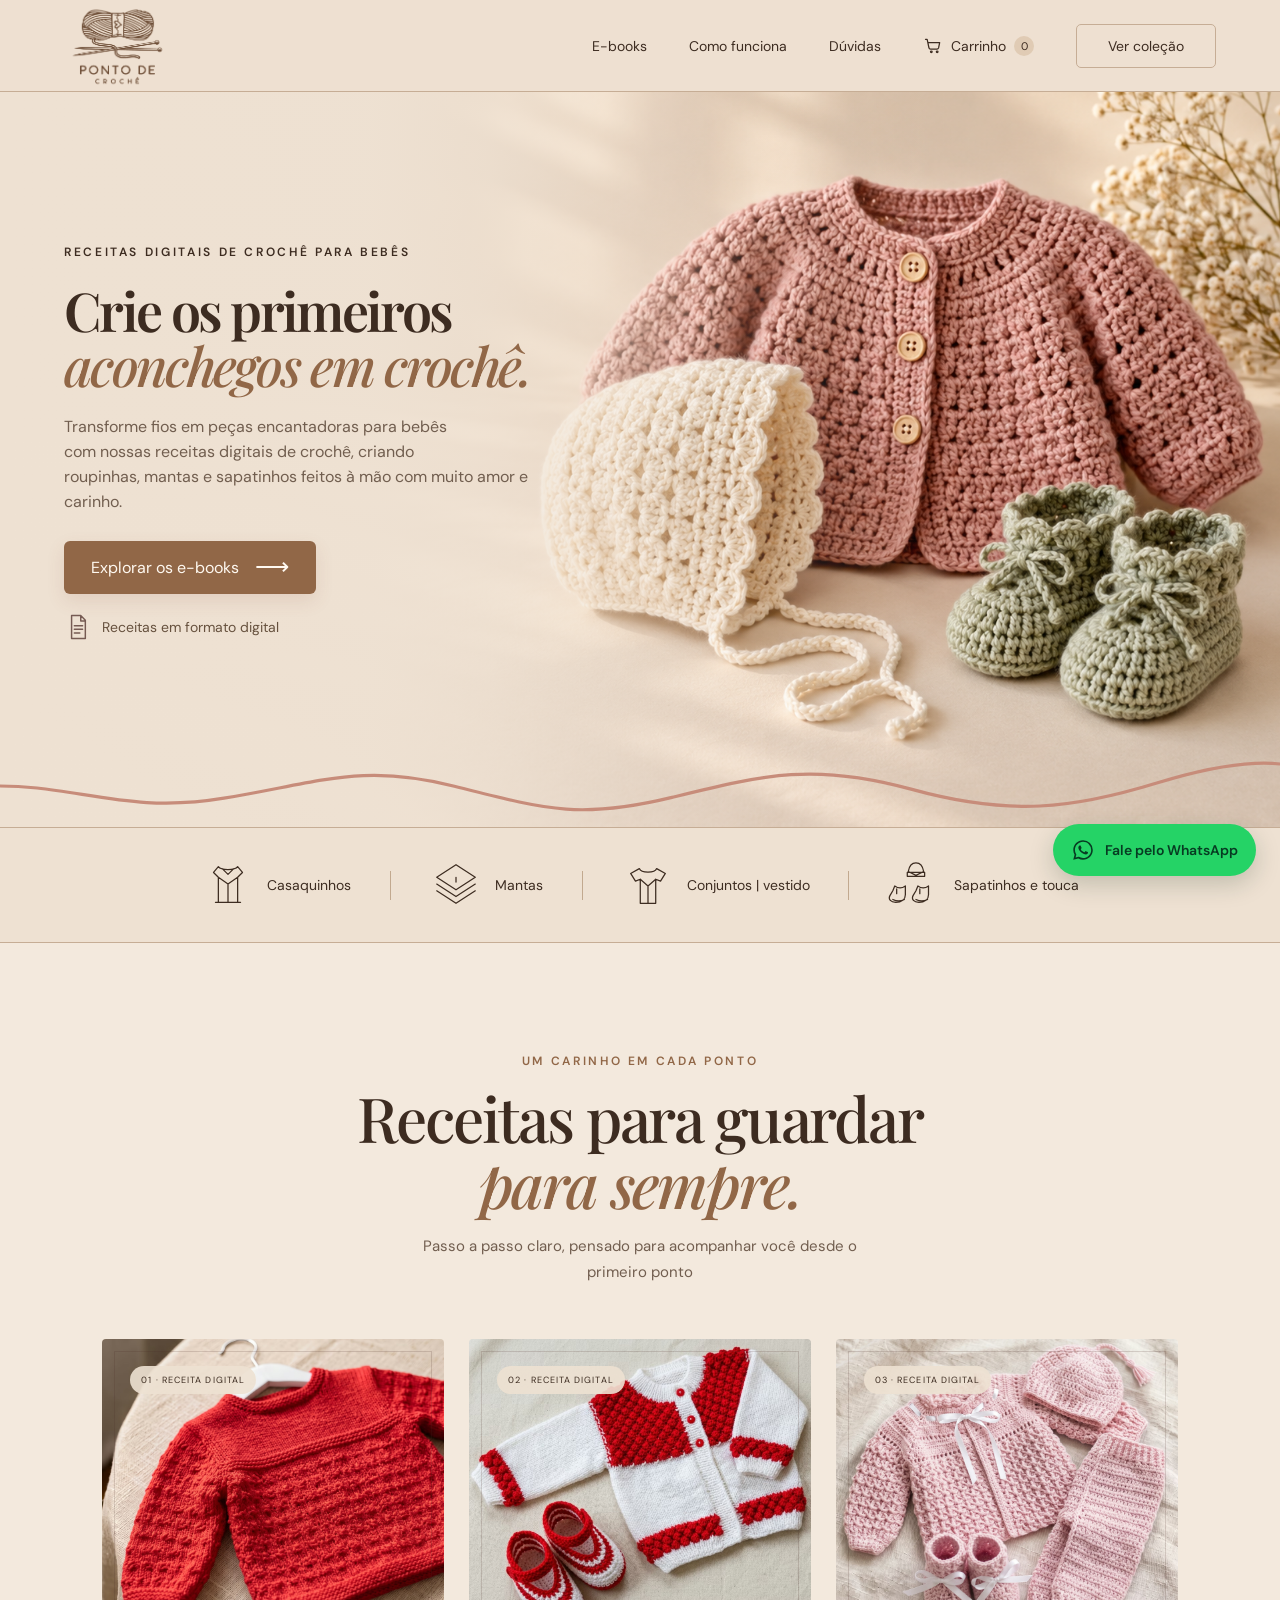
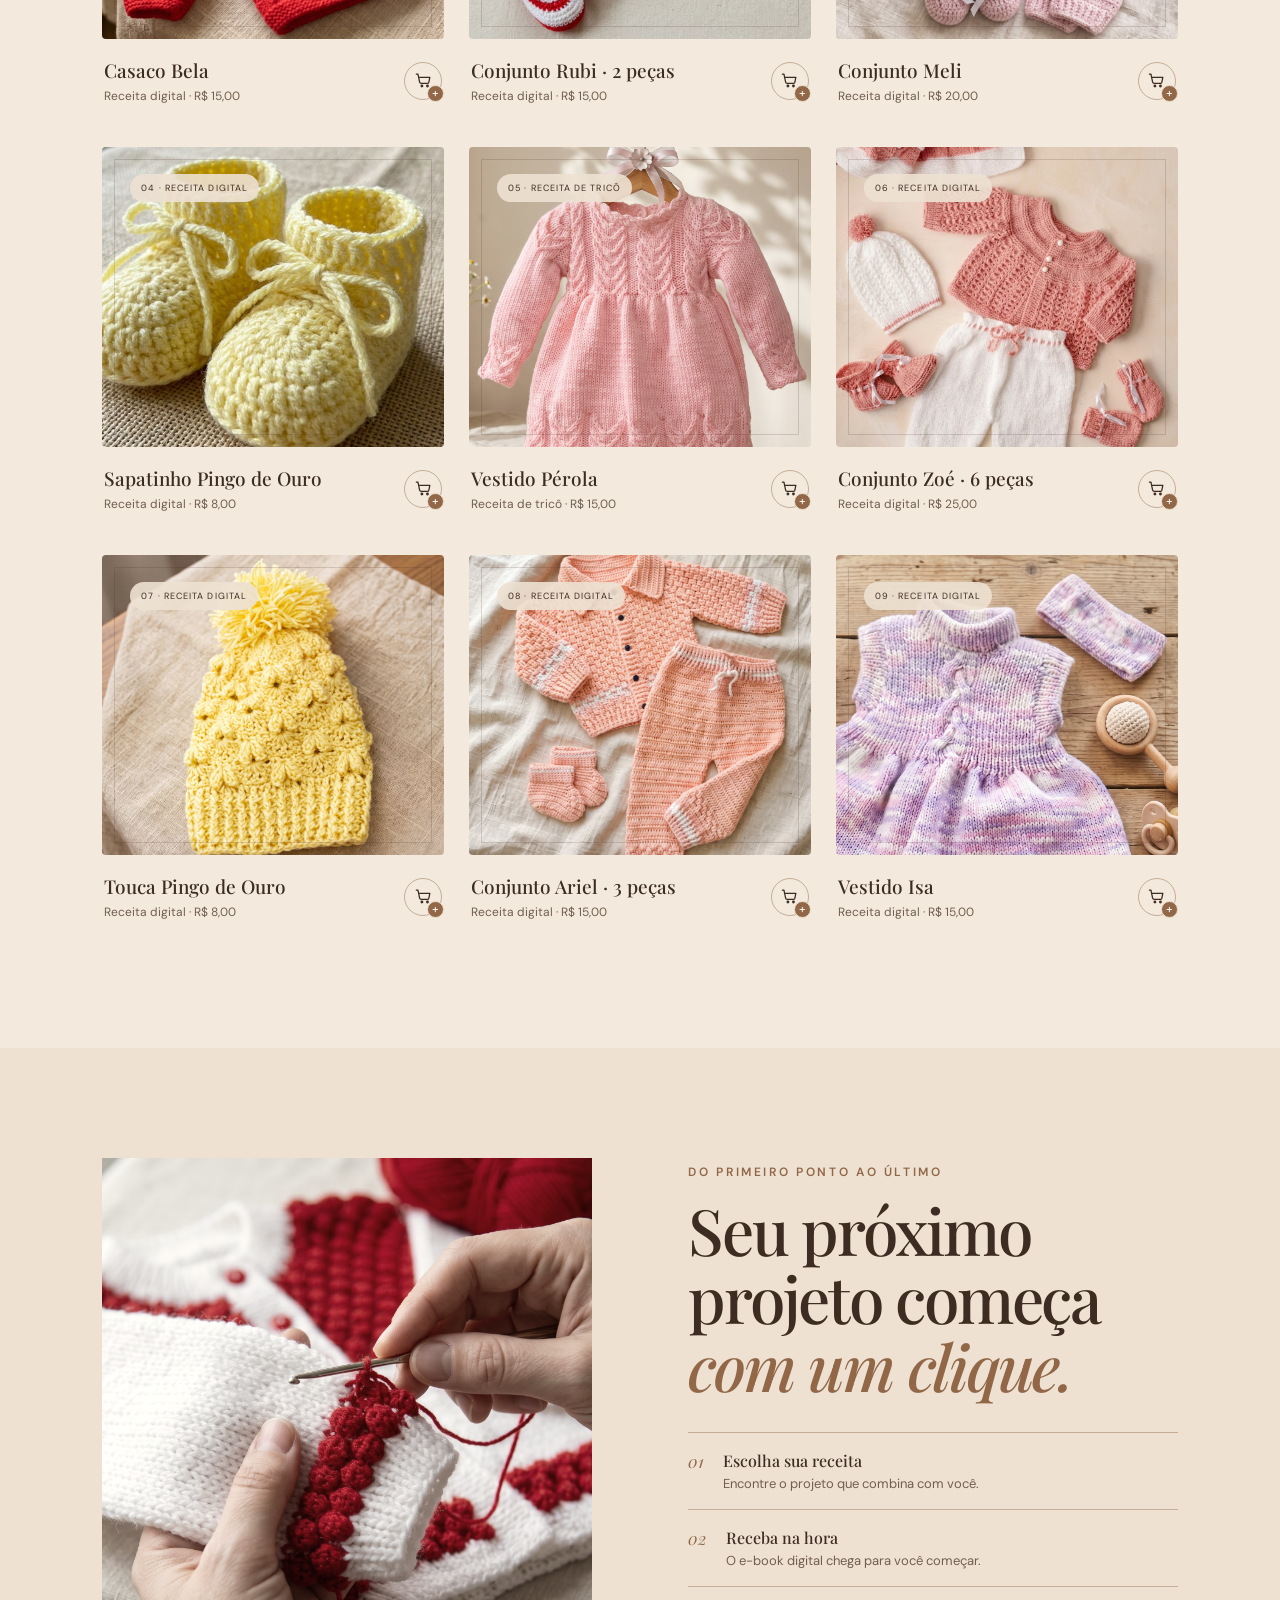
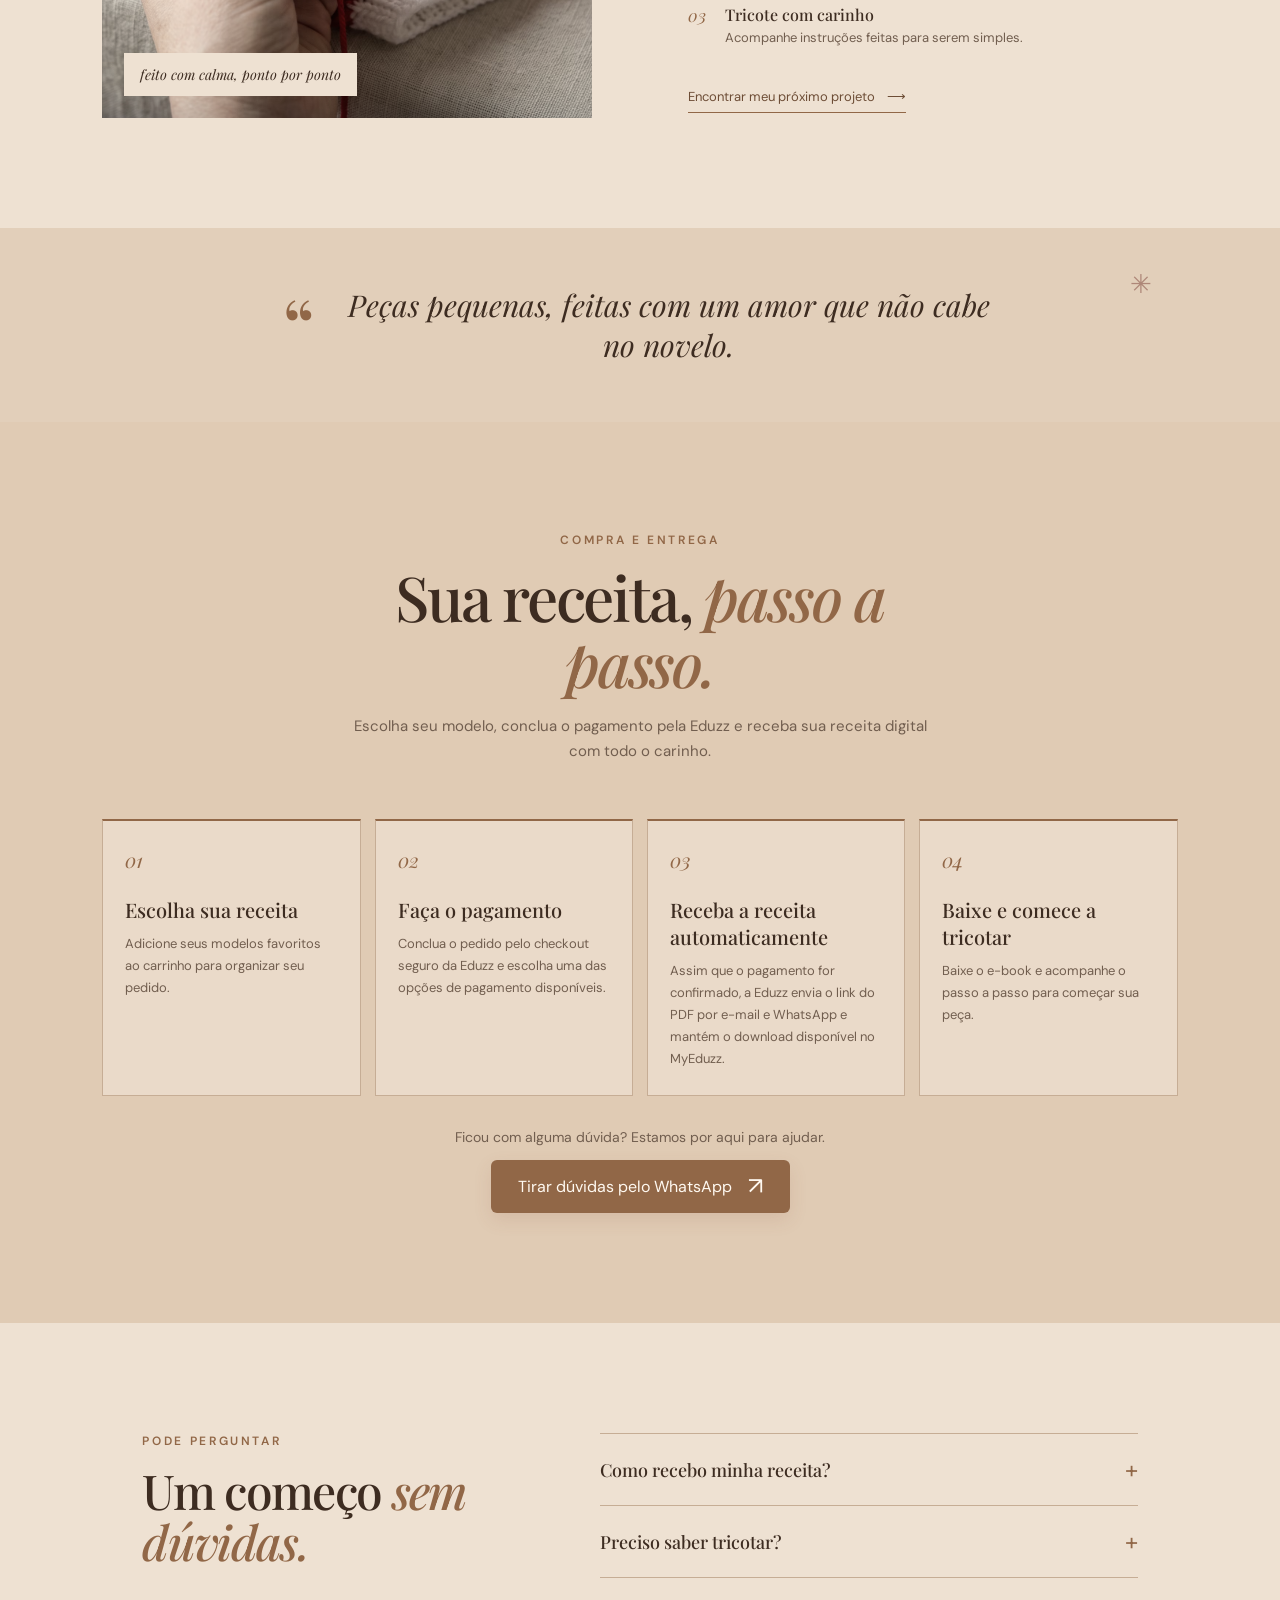
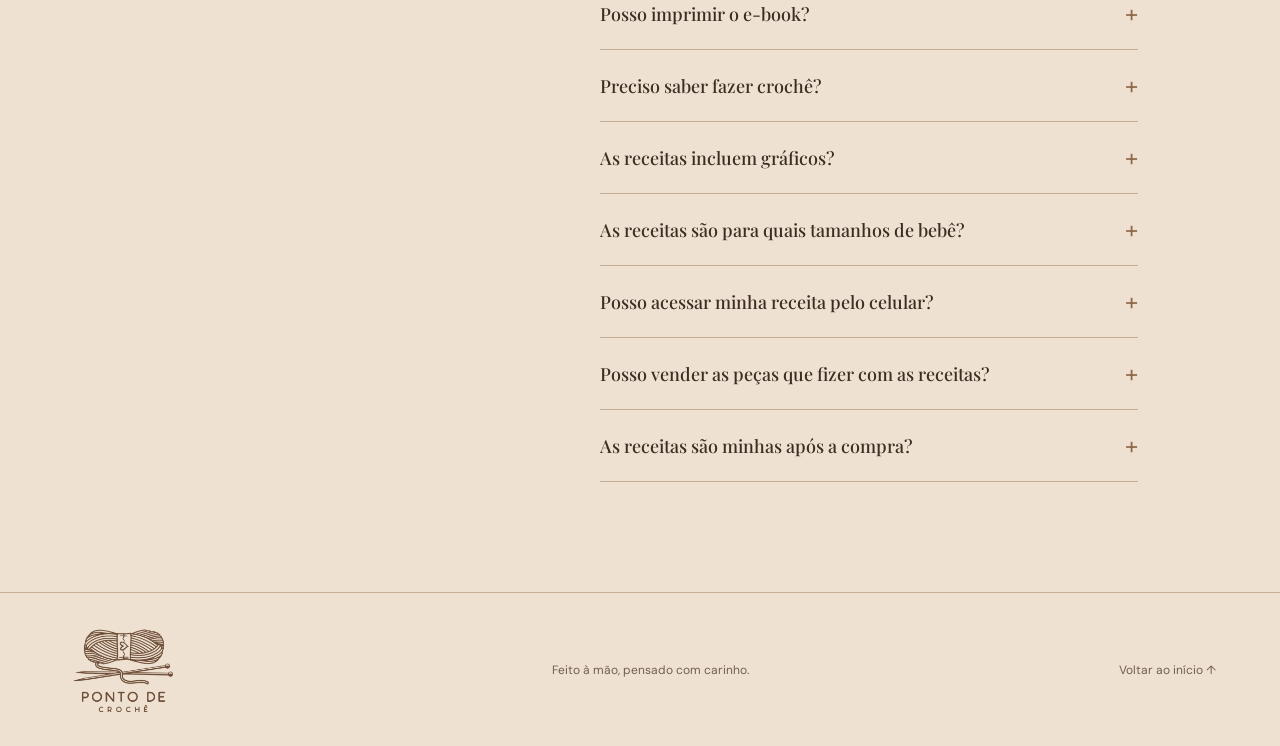
<file: pontosdecroche/index.html>
<!doctype html>
<html lang="pt-BR">
<head>
  <meta charset="utf-8">
  <meta name="viewport" content="width=device-width, initial-scale=1">
  <meta name="theme-color" content="#eee1d2">
  <meta name="description" content="Receitas digitais de tricô para criar roupinhas, mantas e sapatinhos cheios de carinho.">
  <title>Tricô para bebês — receitas feitas de carinho</title>
  <link rel="preconnect" href="https://fonts.googleapis.com">
  <link rel="preconnect" href="https://fonts.gstatic.com" crossorigin>
  <link href="https://fonts.googleapis.com/css2?family=DM+Sans:wght@400;500;600&family=Playfair+Display:ital,wght@0,500;0,600;0,700;1,500;1,600&display=swap" rel="stylesheet">
  <link rel="stylesheet" href="styles.css">
  <script src="script.js" defer></script>
</head>
<body>
  <header class="site-header" id="topo">
    <a class="brand" href="#topo" aria-label="Ponto de Crochê — início">
      <span class="brand-logo" aria-hidden="true"></span>
    </a>
    <button class="menu-toggle" aria-label="Abrir menu" aria-expanded="false"><span></span><span></span></button>
    <nav class="main-nav" aria-label="Navegação principal">
      <a href="#colecao">E-books</a><a href="#como-funciona">Como funciona</a><a href="#duvidas">Dúvidas</a>
      <button class="cart-button" type="button" aria-label="Abrir carrinho vazio" aria-haspopup="dialog" aria-controls="cart-dialog">
        <svg viewBox="0 0 24 24" aria-hidden="true"><path d="M3 4h2l2.1 10.1a2 2 0 0 0 2 1.6h7.7a2 2 0 0 0 1.9-1.4L20 8H6M10 20a1 1 0 1 0 0-2 1 1 0 0 0 0 2Zm7 0a1 1 0 1 0 0-2 1 1 0 0 0 0 2Z"/></svg>
        <span>Carrinho</span><span class="cart-count" aria-hidden="true">0</span>
      </button>
      <a class="nav-cta" href="#colecao">Ver coleção</a>
    </nav>
  </header>

  <dialog class="cart-dialog" id="cart-dialog" aria-labelledby="cart-title">
    <div class="cart-dialog-heading"><h2 id="cart-title">Seu carrinho</h2><button class="cart-close" type="button" aria-label="Fechar carrinho">×</button></div>
    <p class="cart-empty">Seu carrinho está vazio.</p>
    <div class="cart-items" aria-live="polite"></div>
    <p class="cart-status" role="status" aria-live="polite"></p>
    <button class="cart-browse cart-checkout" type="button" disabled>Finalizar compra na Eduzz <span aria-hidden="true">⟶</span></button>
    <a class="cart-browse cart-browse-link" href="#colecao">Conhecer os e-books <span aria-hidden="true">⟶</span></a>
  </dialog>

  <main>
    <section class="hero" aria-labelledby="hero-title">
      <div class="hero-copy">
        <p class="eyebrow reveal">Receitas digitais de crochê para bebês</p>
        <h1 id="hero-title" class="reveal delay-1"><span>Crie os primeiros</span><em>aconchegos em crochê.</em></h1>
        <p class="hero-description reveal delay-2">Transforme fios em peças encantadoras para bebês<br class="desktop-copy-break"> com nossas receitas digitais de crochê, criando<br class="desktop-copy-break"> roupinhas, mantas e sapatinhos feitos à mão com muito amor e carinho.</p>
        <a class="button reveal delay-3" href="#colecao">Explorar os e-books <span aria-hidden="true">⟶</span></a>
        <div class="digital-note reveal delay-3"><svg viewBox="0 0 24 28" aria-hidden="true"><path d="M5 1h10l5 5v20H5zM15 1v6h5M8 12h9M8 16h9M8 20h6"/></svg><span>Receitas em formato digital</span></div>
      </div>
      <div class="hero-art" aria-label="Três roupinhas de crochê para bebês em tons pastel">
        <div class="art-halo"></div>
        <div class="art-photo"><img src="banner-croche-bebes.png" alt="Três peças infantis de crochê em tons pastel: casaquinho rosa, touca creme e sapatinhos verde-claro" fetchpriority="high"></div>
        <div class="photo-wash"></div>
        <div class="floating-yarn" aria-hidden="true"><span></span></div>
        <div class="floating-sparkle sparkle-one" aria-hidden="true">✳</div><div class="floating-sparkle sparkle-two" aria-hidden="true">✳</div>
      </div>
      <div class="thread-line" aria-hidden="true"><svg viewBox="0 0 1600 100" preserveAspectRatio="none"><path d="M-15 54C90 50 155 90 280 69s174-44 288-15 157 42 272 14 177-44 300-10 202 24 306-8 162-29 184-14"/></svg></div>
    </section>

    <section class="categories" aria-label="Tipos de receitas">
      <a href="#colecao" class="category reveal"><svg viewBox="0 0 56 56" aria-hidden="true"><path d="M18 9c3 4 17 4 20 0l5 6-5 5v26H18V20l-5-5zM18 20l10 7 10-7M28 27v19M15 46h26M22 11l6 6 6-6"/></svg><span>Casaquinhos</span></a>
      <span class="category-divider" aria-hidden="true"></span>
      <a href="#colecao" class="category reveal delay-1"><svg viewBox="0 0 56 56" aria-hidden="true"><path d="m8 20 20-13 20 13-20 13zM8 27l20 13 20-13M8 34l20 13 20-13M28 20v5"/></svg><span>Mantas</span></a>
      <span class="category-divider" aria-hidden="true"></span>
      <a href="#colecao" class="category reveal delay-2"><svg viewBox="0 0 56 56" aria-hidden="true"><path d="M19 11c2 5 16 5 18 0l9 5-5 8-5-2v25H20V22l-5 2-5-8zM20 22l8 7 8-7M28 29v18"/></svg><span>Conjuntos | vestido</span></a>
      <span class="category-divider" aria-hidden="true"></span>
      <a href="#colecao" class="category reveal delay-3"><svg viewBox="0 0 56 56" aria-hidden="true"><path d="M21 14c1-6 4-9 8-9s7 3 8 9l-8 4-8-4zM20 15h18v4H20zM7 29c4 3 7 3 11 0v9c0 5-4 8-10 8-5 0-8-3-6-7l3-5 2-5zM31 29c4 3 7 3 11 0v9c0 5-4 8-10 8-5 0-8-3-6-7l3-5 2-5zM9 32v5M33 32v5M5 43c4 2 8 2 12 0M29 43c4 2 8 2 12 0"/></svg><span>Sapatinhos e touca</span></a>
    </section>

    <section class="collection section-pad" id="colecao">
      <div class="section-heading reveal"><p class="eyebrow">Um carinho em cada ponto</p><h2>Receitas para guardar<br><em>para sempre.</em></h2><p>Passo a passo claro, pensado para acompanhar você desde o primeiro ponto</p></div>
      <div class="book-grid">
        <article class="book-card reveal"><div class="book-visual"><img class="book-photo" src="assets/receitas/casaco-bela.jpg" alt="Casaco vermelho de bebê feito à mão" loading="lazy"><span class="book-label">01 · receita digital</span></div><div class="book-info"><div><h3>Casaco Bela</h3><p>Receita digital · R$ 15,00</p></div><button class="add-to-cart" type="button" data-product-id="casaco-bela" aria-label="Adicionar Casaco Bela ao carrinho"><svg viewBox="0 0 24 24" aria-hidden="true"><path d="M3 4h2l2.1 10.1a2 2 0 0 0 2 1.6h7.7a2 2 0 0 0 1.9-1.4L20 8H6M10 20a1 1 0 1 0 0-2 1 1 0 0 0 0 2Zm7 0a1 1 0 1 0 0-2 1 1 0 0 0 0 2Z"/></svg></button></div></article>
        <article class="book-card reveal delay-1"><div class="book-visual"><img class="book-photo" src="assets/receitas/conjunto-rubi-2-pecas.jpg" alt="Conjunto branco e vermelho com casaquinho e sapatinhos" loading="lazy"><span class="book-label">02 · receita digital</span></div><div class="book-info"><div><h3>Conjunto Rubi · 2 peças</h3><p>Receita digital · R$ 15,00</p></div><button class="add-to-cart" type="button" data-product-id="conjunto-rubi" aria-label="Adicionar Conjunto Rubi, 2 peças, ao carrinho"><svg viewBox="0 0 24 24" aria-hidden="true"><path d="M3 4h2l2.1 10.1a2 2 0 0 0 2 1.6h7.7a2 2 0 0 0 1.9-1.4L20 8H6M10 20a1 1 0 1 0 0-2 1 1 0 0 0 0 2Zm7 0a1 1 0 1 0 0-2 1 1 0 0 0 0 2Z"/></svg></button></div></article>
        <article class="book-card reveal delay-2"><div class="book-visual"><img class="book-photo" src="assets/receitas/conjunto-meli.jpg" alt="Conjunto rosa de bebê com casaquinho, touca e sapatinhos" loading="lazy"><span class="book-label">03 · receita digital</span></div><div class="book-info"><div><h3>Conjunto Meli</h3><p>Receita digital · R$ 20,00</p></div><button class="add-to-cart" type="button" data-product-id="conjunto-meli" aria-label="Adicionar Conjunto Meli ao carrinho"><svg viewBox="0 0 24 24" aria-hidden="true"><path d="M3 4h2l2.1 10.1a2 2 0 0 0 2 1.6h7.7a2 2 0 0 0 1.9-1.4L20 8H6M10 20a1 1 0 1 0 0-2 1 1 0 0 0 0 2Zm7 0a1 1 0 1 0 0-2 1 1 0 0 0 0 2Z"/></svg></button></div></article>
        <article class="book-card reveal delay-3"><div class="book-visual"><img class="book-photo" src="assets/receitas/sapatinho-pingo-de-ouro.png" alt="Par de sapatinhos de bebê em amarelo claro" loading="lazy"><span class="book-label">04 · receita digital</span></div><div class="book-info"><div><h3>Sapatinho Pingo de Ouro</h3><p>Receita digital · R$ 8,00</p></div><button class="add-to-cart" type="button" data-product-id="sapatinho-pingo-de-ouro" aria-label="Adicionar Sapatinho Pingo de Ouro ao carrinho"><svg viewBox="0 0 24 24" aria-hidden="true"><path d="M3 4h2l2.1 10.1a2 2 0 0 0 2 1.6h7.7a2 2 0 0 0 1.9-1.4L20 8H6M10 20a1 1 0 1 0 0-2 1 1 0 0 0 0 2Zm7 0a1 1 0 1 0 0-2 1 1 0 0 0 0 2Z"/></svg></button></div></article>
        <article class="book-card reveal"><div class="book-visual"><img class="book-photo" src="assets/receitas/vestido-perola.png" alt="Vestido infantil de tricô rosa claro com mangas compridas e laço branco" loading="lazy"><span class="book-label">05 · receita de tricô</span></div><div class="book-info"><div><h3>Vestido Pérola</h3><p>Receita de tricô · R$ 15,00</p></div><button class="add-to-cart" type="button" data-product-id="vestido-perola" aria-label="Adicionar Vestido Pérola ao carrinho"><svg viewBox="0 0 24 24" aria-hidden="true"><path d="M3 4h2l2.1 10.1a2 2 0 0 0 2 1.6h7.7a2 2 0 0 0 1.9-1.4L20 8H6M10 20a1 1 0 1 0 0-2 1 1 0 0 0 0 2Zm7 0a1 1 0 1 0 0-2 1 1 0 0 0 0 2Z"/></svg></button></div></article>
        <article class="book-card reveal delay-1"><div class="book-visual"><img class="book-photo" src="assets/receitas/conjunto-zoe.jpg" alt="Conjunto de tricô infantil em rosa e branco com casaquinho, calça, touca e sapatinhos" loading="lazy"><span class="book-label">06 · receita digital</span></div><div class="book-info"><div><h3>Conjunto Zoé · 6 peças</h3><p>Receita digital · R$ 25,00</p></div><button class="add-to-cart" type="button" data-product-id="conjunto-zoe" aria-label="Adicionar Conjunto Zoé, 6 peças, ao carrinho"><svg viewBox="0 0 24 24" aria-hidden="true"><path d="M3 4h2l2.1 10.1a2 2 0 0 0 2 1.6h7.7a2 2 0 0 0 1.9-1.4L20 8H6M10 20a1 1 0 1 0 0-2 1 1 0 0 0 0 2Zm7 0a1 1 0 1 0 0-2 1 1 0 0 0 0 2Z"/></svg></button></div></article>
        <article class="book-card reveal delay-2"><div class="book-visual"><img class="book-photo" src="assets/receitas/touca-pingo-de-ouro.jpg" alt="Touca amarela de bebê com pompom" loading="lazy"><span class="book-label">07 · receita digital</span></div><div class="book-info"><div><h3>Touca Pingo de Ouro</h3><p>Receita digital · R$ 8,00</p></div><button class="add-to-cart" type="button" data-product-id="touca-pingo-de-ouro" aria-label="Adicionar Touca Pingo de Ouro ao carrinho"><svg viewBox="0 0 24 24" aria-hidden="true"><path d="M3 4h2l2.1 10.1a2 2 0 0 0 2 1.6h7.7a2 2 0 0 0 1.9-1.4L20 8H6M10 20a1 1 0 1 0 0-2 1 1 0 0 0 0 2Zm7 0a1 1 0 1 0 0-2 1 1 0 0 0 0 2Z"/></svg></button></div></article>
        <article class="book-card reveal delay-3"><div class="book-visual"><img class="book-photo" src="assets/receitas/conjunto-ariel-3-pecas.jpg" alt="Conjunto infantil de crochê rosa claro com casaquinho, calça e sapatinhos" loading="lazy"><span class="book-label">08 · receita digital</span></div><div class="book-info"><div><h3>Conjunto Ariel · 3 peças</h3><p>Receita digital · R$ 15,00</p></div><button class="add-to-cart" type="button" data-product-id="conjunto-ariel" aria-label="Adicionar Conjunto Ariel, 3 peças, ao carrinho"><svg viewBox="0 0 24 24" aria-hidden="true"><path d="M3 4h2l2.1 10.1a2 2 0 0 0 2 1.6h7.7a2 2 0 0 0 1.9-1.4L20 8H6M10 20a1 1 0 1 0 0-2 1 1 0 0 0 0 2Zm7 0a1 1 0 1 0 0-2 1 1 0 0 0 0 2Z"/></svg></button></div></article>
        <article class="book-card reveal"><div class="book-visual"><img class="book-photo" src="assets/receitas/vestido-isa.png" alt="Vestido infantil de tricô em tons claros de rosa e lilás" loading="lazy"><span class="book-label">09 · receita digital</span></div><div class="book-info"><div><h3>Vestido Isa</h3><p>Receita digital · R$ 15,00</p></div><button class="add-to-cart" type="button" data-product-id="vestido-isa" aria-label="Adicionar Vestido Isa ao carrinho"><svg viewBox="0 0 24 24" aria-hidden="true"><path d="M3 4h2l2.1 10.1a2 2 0 0 0 2 1.6h7.7a2 2 0 0 0 1.9-1.4L20 8H6M10 20a1 1 0 1 0 0-2 1 1 0 0 0 0 2Zm7 0a1 1 0 1 0 0-2 1 1 0 0 0 0 2Z"/></svg></button></div></article>
      </div>
    </section>

    <section class="how section-pad" id="como-funciona"><div class="how-image reveal"><img src="assets/como-funciona/croche-manual.png" alt="Mãos fazendo crochê em peça branca e vermelha para bebê" loading="lazy"><span class="image-note">feito com calma, ponto por ponto</span></div><div class="how-copy reveal delay-1"><p class="eyebrow">Do primeiro ponto ao último</p><h2>Seu próximo<br>projeto começa<br><em>com um clique.</em></h2><ol class="steps"><li><span>01</span><div><h3>Escolha sua receita</h3><p>Encontre o projeto que combina com você.</p></div></li><li><span>02</span><div><h3>Receba na hora</h3><p>O e-book digital chega para você começar.</p></div></li><li><span>03</span><div><h3>Tricote com carinho</h3><p>Acompanhe instruções feitas para serem simples.</p></div></li></ol><a href="#colecao" class="text-link">Encontrar meu próximo projeto <span>⟶</span></a></div></section>

    <section class="quote-band reveal"><span class="quote-mark">“</span><p>Peças pequenas, feitas com um amor que não cabe no novelo.</p><span class="quote-flower">✳</span></section>
    <section class="purchase-guide section-pad" id="como-comprar" aria-labelledby="purchase-title">
      <div class="section-heading reveal">
        <p class="eyebrow">Compra e entrega</p>
        <h2 id="purchase-title">Sua receita, <em>passo a passo.</em></h2>
        <p>Escolha seu modelo, conclua o pagamento pela Eduzz e receba sua receita digital com todo o carinho.</p>
      </div>
      <div class="purchase-grid">
        <article class="purchase-card reveal"><span class="purchase-number">01</span><h3>Escolha sua receita</h3><p>Adicione seus modelos favoritos ao carrinho para organizar seu pedido.</p></article>
        <article class="purchase-card reveal delay-1"><span class="purchase-number">02</span><h3>Faça o pagamento</h3><p>Conclua o pedido pelo checkout seguro da Eduzz e escolha uma das opções de pagamento disponíveis.</p></article>
        <article class="purchase-card reveal delay-2"><span class="purchase-number">03</span><h3>Receba a receita automaticamente</h3><p>Assim que o pagamento for confirmado, a Eduzz envia o link do PDF por e-mail e WhatsApp e mantém o download disponível no MyEduzz.</p></article>
        <article class="purchase-card reveal delay-3"><span class="purchase-number">04</span><h3>Baixe e comece a tricotar</h3><p>Baixe o e-book e acompanhe o passo a passo para começar sua peça.</p></article>
      </div>
      <div class="purchase-contact reveal"><p>Ficou com alguma dúvida? Estamos por aqui para ajudar.</p><a class="button" href="https://wa.me/5545920058122?text=Ol%C3%A1%21%20Quero%20tirar%20uma%20d%C3%BAvida%20sobre%20as%20receitas%20digitais." target="_blank" rel="noopener noreferrer">Tirar dúvidas pelo WhatsApp <span aria-hidden="true">↗</span></a></div>
    </section>

    <section class="faq section-pad" id="duvidas"><div class="section-heading reveal"><p class="eyebrow">Pode perguntar</p><h2>Um começo <em>sem dúvidas.</em></h2></div><div class="faq-list"><details class="reveal"><summary>Como recebo minha receita?</summary><p>Assim que o pagamento for confirmado, a Eduzz libera o PDF automaticamente. Você recebe o link por e-mail e WhatsApp e também pode baixar a receita pela sua conta MyEduzz.</p></details><details class="reveal delay-1"><summary>Preciso saber tricotar?</summary><p>As instruções são organizadas para acompanhar cada etapa. Confira a descrição de cada e-book para ver o nível indicado e os materiais necessários.</p></details><details class="reveal delay-2"><summary>Posso imprimir o e-book?</summary><p>Sim. Você pode consultar a receita na tela ou imprimir uma cópia para acompanhar seu projeto.</p></details><details class="reveal"><summary>Preciso saber fazer crochê?</summary><p>Não precisa ser expert! Nossas receitas são explicadas passo a passo, com orientações para ajudar você durante a confecção. E, se surgir alguma dúvida, você também conta com suporte para não precisar fazer tudo sozinha!</p></details><details class="reveal"><summary>As receitas incluem gráficos?</summary><p>Sim! Nossas receitas contam com instruções detalhadas, gráficos e guias de pontos para facilitar o seu aprendizado e ajudar você a criar cada peça com mais confiança.</p></details><details class="reveal"><summary>As receitas são para quais tamanhos de bebê?</summary><p>Cada receita possui suas próprias indicações de tamanho, para que você saiba exatamente para qual fase do bebê a peça foi pensada. Confira os detalhes de cada modelo antes de começar!</p></details><details class="reveal"><summary>Posso acessar minha receita pelo celular?</summary><p>Sim! Você pode acessar suas receitas pelo celular, tablet ou computador, sempre que quiser. E, se preferir acompanhar cada etapa no papel, também pode imprimir o e-book.</p></details><details class="reveal"><summary>Posso vender as peças que fizer com as receitas?</summary><p>Sim! Você pode transformar nossas receitas em lindas peças de crochê feitas à mão e comercializar suas criações.</p></details><details class="reveal"><summary>As receitas são minhas após a compra?</summary><p>Sim! Após a compra, você terá acesso vitalício à receita adquirida, podendo consultá-la sempre que quiser, sem se preocupar com o prazo de acesso.</p></details></div></section>
  </main>
  <footer class="site-footer"><a class="brand" href="#topo" aria-label="Ponto de Crochê — voltar ao início"><span class="brand-logo" aria-hidden="true"></span></a><p>Feito à mão, pensado com carinho.</p><a href="#topo" class="back-top">Voltar ao início ↑</a></footer>
  <a class="whatsapp-float" href="https://wa.me/5545920058122?text=Ol%C3%A1%21%20Quero%20saber%20mais%20sobre%20as%20receitas%20de%20croch%C3%AA%20para%20beb%C3%AAs." target="_blank" rel="noopener noreferrer" aria-label="Fale diretamente pelo WhatsApp, abre em nova aba">
    <svg viewBox="0 0 32 32" aria-hidden="true"><path fill="currentColor" d="M16.04 3C8.87 3 3.04 8.8 3.04 15.97c0 2.29.6 4.53 1.73 6.5L3 29l6.7-1.75a13.1 13.1 0 0 0 6.34 1.62h.01c7.17 0 13-5.82 13-12.98A12.9 12.9 0 0 0 16.04 3Zm.01 23.67h-.01a10.9 10.9 0 0 1-5.56-1.52l-.4-.24-3.98 1.04 1.06-3.88-.26-.4a10.84 10.84 0 0 1-1.67-5.7c0-5.98 4.86-10.84 10.83-10.84 2.9 0 5.62 1.13 7.67 3.18a10.78 10.78 0 0 1 3.17 7.68c0 5.97-4.86 10.83-10.85 10.83Zm5.95-8.12c-.32-.16-1.88-.93-2.17-1.03-.29-.1-.5-.16-.71.16-.21.32-.82 1.03-1 1.24-.19.21-.37.24-.69.08-.32-.16-1.34-.49-2.55-1.57-.94-.84-1.57-1.88-1.75-2.2-.18-.32-.02-.49.14-.65.14-.14.32-.37.48-.56.16-.19.21-.32.32-.53.1-.21.05-.4-.03-.56-.08-.16-.71-1.72-.98-2.35-.26-.62-.52-.54-.71-.55h-.61c-.21 0-.55.08-.84.4-.29.32-1.1 1.08-1.1 2.64s1.13 3.07 1.29 3.28c.16.21 2.22 3.39 5.38 4.75.75.32 1.34.51 1.8.65.76.24 1.45.21 2 .13.61-.09 1.88-.77 2.14-1.51.26-.75.26-1.39.18-1.52-.08-.13-.29-.21-.61-.37Z"/></svg>
    <span>Fale pelo WhatsApp</span>
  </a>
</body>
</html>
</file>
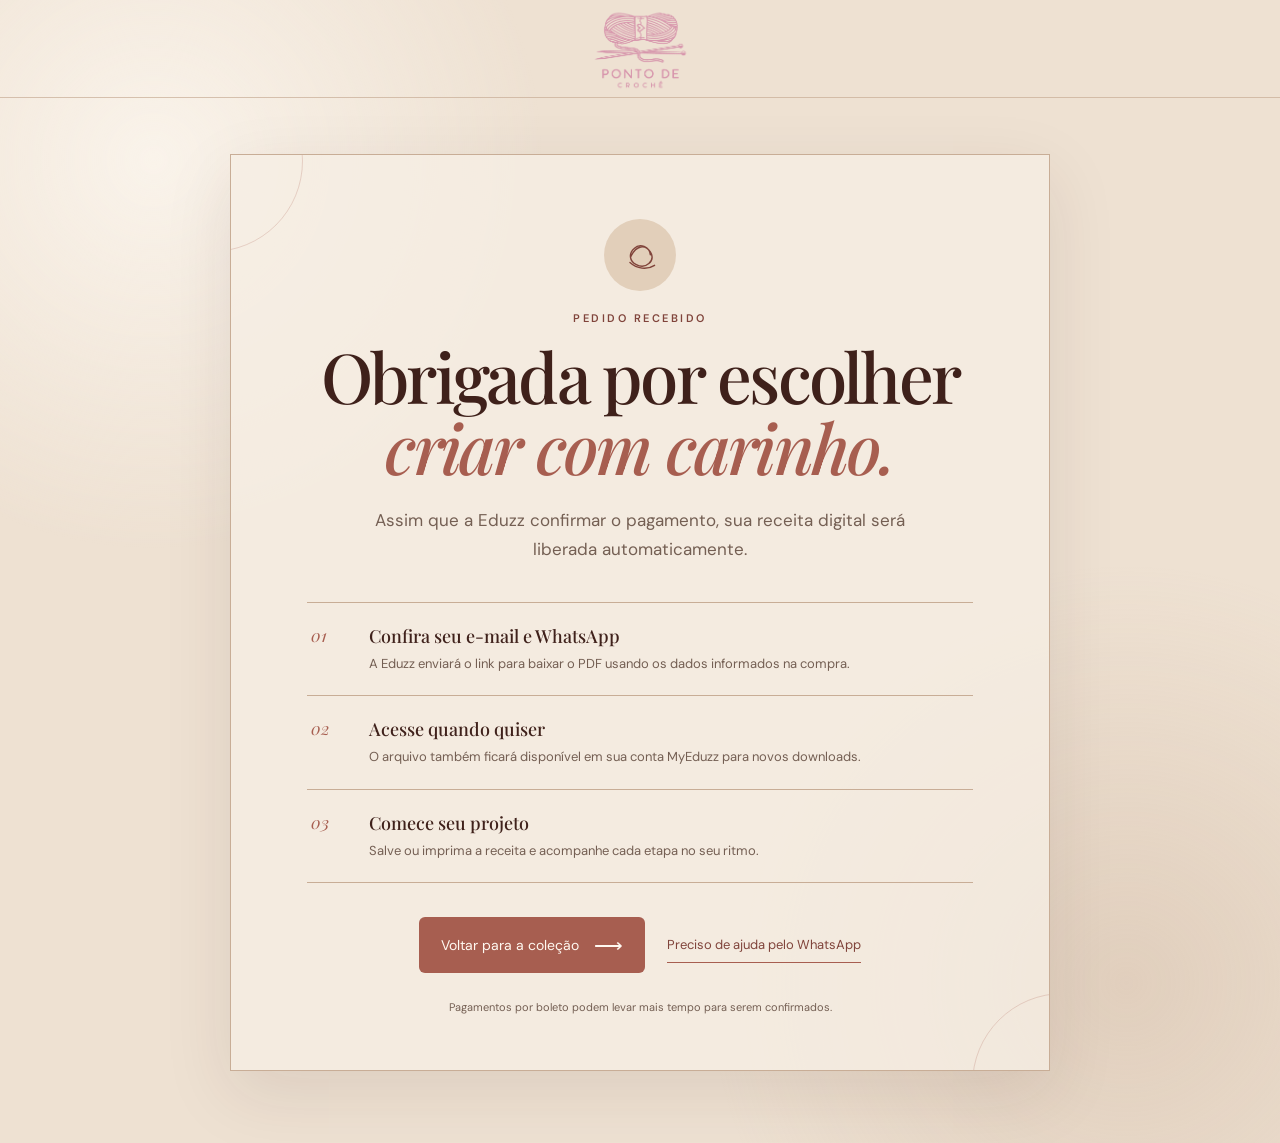
<file: pontosdecroche/obrigado/index.html>
<!doctype html>
<html lang="pt-BR">
<head>
  <meta charset="utf-8">
  <meta name="viewport" content="width=device-width, initial-scale=1">
  <meta name="theme-color" content="#eee1d2">
  <meta name="robots" content="noindex, nofollow">
  <meta name="description" content="Compra recebida. Veja como acessar sua receita digital de crochê.">
  <title>Compra recebida — Ponto de Crochê</title>
  <link rel="preconnect" href="https://fonts.googleapis.com">
  <link rel="preconnect" href="https://fonts.gstatic.com" crossorigin>
  <link href="https://fonts.googleapis.com/css2?family=DM+Sans:wght@400;500;600&family=Playfair+Display:ital,wght@0,500;0,600;1,500&display=swap" rel="stylesheet">
  <link rel="stylesheet" href="styles.css">
</head>
<body>
  <header class="thank-header">
    <a class="brand" href="/pontosdecroche/" aria-label="Ponto de Crochê — voltar à loja">
      <img src="../assets/logo-ponto-de-croche.png" alt="Ponto de Crochê">
    </a>
  </header>

  <main class="thank-main">
    <section class="thank-card" aria-labelledby="thank-title">
      <div class="stitch-mark" aria-hidden="true">
        <svg viewBox="0 0 64 64"><path d="M18 34c8-17 21-18 28-7 8 13-7 25-20 18-10-5-11-16-3-23 8-8 22-3 23 9"/><path d="M17 42c10 9 24 11 35 4"/></svg>
      </div>
      <p class="eyebrow">Pedido recebido</p>
      <h1 id="thank-title">Obrigada por escolher<br><em>criar com carinho.</em></h1>
      <p class="lead">Assim que a Eduzz confirmar o pagamento, sua receita digital será liberada automaticamente.</p>

      <div class="delivery-steps" aria-label="Como acessar sua receita">
        <article><span>01</span><div><h2>Confira seu e-mail e WhatsApp</h2><p>A Eduzz enviará o link para baixar o PDF usando os dados informados na compra.</p></div></article>
        <article><span>02</span><div><h2>Acesse quando quiser</h2><p>O arquivo também ficará disponível em sua conta MyEduzz para novos downloads.</p></div></article>
        <article><span>03</span><div><h2>Comece seu projeto</h2><p>Salve ou imprima a receita e acompanhe cada etapa no seu ritmo.</p></div></article>
      </div>

      <div class="actions">
        <a class="primary-action" href="/pontosdecroche/">Voltar para a coleção <span aria-hidden="true">⟶</span></a>
        <a class="support-action" href="https://wa.me/5545920058122?text=Ol%C3%A1%21%20Acabei%20de%20fazer%20uma%20compra%20e%20preciso%20de%20ajuda%20com%20minha%20receita." target="_blank" rel="noopener noreferrer">Preciso de ajuda pelo WhatsApp</a>
      </div>
      <p class="small-note">Pagamentos por boleto podem levar mais tempo para serem confirmados.</p>
    </section>
  </main>
</body>
</html>
</file>
<file: pontosdecroche/styles.css>
:root{--paper:#eee1d2;--paper-deep:#e0cbb4;--ink:#3d2c21;--muted:#715e4f;--rose:#916747;--rose-dark:#6d4d36;--line:#c6ad95;--sage:#dac6af;--serif:'Playfair Display',Georgia,serif;--sans:'DM Sans',Arial,sans-serif}*{box-sizing:border-box}html{scroll-behavior:smooth;scroll-padding-top:90px}body{margin:0;background:var(--paper);color:var(--ink);font-family:var(--sans);-webkit-font-smoothing:antialiased}a{color:inherit;text-decoration:none}.site-header{height:74px;padding:0 5%;border-bottom:1px solid var(--line);display:flex;align-items:center;justify-content:space-between;position:relative;z-index:10;background:rgba(238,225,210,.94)}.brand{display:flex;align-items:center;gap:12px;font:500 28px var(--serif);white-space:nowrap}.brand-mark{width:56px;height:56px;fill:none;stroke:currentColor;stroke-width:1.45;stroke-linecap:round;stroke-linejoin:round}.main-nav{display:flex;align-items:center;gap:42px;font-size:14px}.main-nav>a:not(.nav-cta){transition:color .2s}.main-nav>a:hover{color:var(--rose)}.nav-cta{border:1px solid #c6ad95;border-radius:5px;padding:12px 31px;transition:background .25s,color .25s}.nav-cta:hover{background:var(--ink);color:var(--paper)}.menu-toggle{display:none}.hero{min-height:735px;position:relative;display:grid;grid-template-columns:43% 57%;align-items:center;padding:46px 5% 75px;overflow:hidden}.hero-copy{position:relative;z-index:3;max-width:570px;padding-bottom:6px}.eyebrow{text-transform:uppercase;letter-spacing:.22em;font-size:12px;font-weight:600;margin:0 0 22px}.hero h1{font:600 clamp(60px,6.8vw,100px)/.91 var(--serif);letter-spacing:-.045em;margin:0 0 22px}.hero h1 em,.section-heading h2 em,.how-copy h2 em{color:var(--rose);font-weight:500}.hero-description{font-size:18px;line-height:1.65;color:#715e4f;max-width:490px;margin:0 0 26px}.button{display:inline-flex;align-items:center;gap:16px;background:var(--rose);color:#fff9f1;padding:16px 27px;border-radius:6px;font-size:16px;transition:transform .25s,background .25s;box-shadow:0 7px 18px #8d514220}.button span{font-size:24px;line-height:.7;transition:transform .25s}.button:hover{background:var(--rose-dark);transform:translateY(-3px)}.button:hover span{transform:translateX(5px)}.digital-note{display:flex;align-items:center;gap:13px;color:#66513e;font-size:14px;margin:20px 0 0 3px}.digital-note svg{width:22px;height:27px;fill:none;stroke:#765b53;stroke-width:1.6;stroke-linecap:round;stroke-linejoin:round}.hero-art{position:absolute;inset:10px 0 52px 38%;overflow:hidden;border-radius:48% 0 0 46%;animation:art-arrive 1.3s cubic-bezier(.2,.7,.2,1) both}.art-halo{position:absolute;inset:0 0 0 5%;background:linear-gradient(140deg,#c5a993,#e6d8c7 42%,#b89b84);border-radius:47% 0 0 46%}.art-photo{position:absolute;inset:8% 0 0 0;overflow:hidden;border-radius:48% 0 0 45%;}.art-photo img{width:100%;height:100%;object-fit:cover;object-position:center 52%;filter:sepia(.13) saturate(.82);animation:photo-drift 24s ease-in-out infinite alternate}.photo-wash{position:absolute;inset:0;background:linear-gradient(90deg,var(--paper) 0%,rgba(238,225,210,.5) 10%,transparent 42%),linear-gradient(0deg,rgba(238,225,210,.28),transparent 23%);pointer-events:none}.floating-yarn{position:absolute;right:11%;top:34%;width:122px;height:122px;border-radius:50%;background:repeating-radial-gradient(ellipse at 40% 35%,#a6695b 0 3px,#c58a76 4px 7px,#9f6255 8px 10px);box-shadow:inset -10px -9px 17px #6d413b66,0 17px 25px #54332b35;animation:float 5.5s ease-in-out infinite}.floating-yarn:before,.floating-yarn:after{content:'';position:absolute;width:4px;height:120px;left:44%;top:-7px;border-radius:100%;border:2px solid #b99872;transform:rotate(35deg)}.floating-yarn:after{left:58%;transform:rotate(48deg)}.floating-yarn span{position:absolute;width:50px;height:20px;border-bottom:2px solid #d6aa91;right:-39px;bottom:14px;transform:rotate(-12deg)}.floating-sparkle{position:absolute;color:#f8eddb;text-shadow:0 2px 10px #8d6f4e;font-size:25px;animation:twinkle 3.5s ease-in-out infinite}.sparkle-one{top:24%;left:24%}.sparkle-two{top:67%;right:35%;animation-delay:1.2s}.thread-line{position:absolute;bottom:4px;left:0;width:100%;height:80px;z-index:2;pointer-events:none}.thread-line svg{width:100%;height:100%;overflow:visible}.thread-line path{fill:none;stroke:#c78c7a;stroke-width:4;stroke-linecap:round;stroke-dasharray:2000;stroke-dashoffset:2000;animation:draw-thread 3s 1s ease forwards}.categories{min-height:116px;border-top:1px solid var(--line);border-bottom:1px solid var(--line);display:flex;justify-content:center;align-items:center;gap:6%;position:relative;z-index:4;background:rgba(238,225,210,.9)}.category{display:flex;align-items:center;gap:15px;font-size:14px;transition:transform .25s,color .25s}.category:hover{transform:translateY(-4px);color:var(--rose)}.category svg{width:54px;height:54px;fill:none;stroke:currentColor;stroke-width:1.3;stroke-linecap:round;stroke-linejoin:round}.category-divider{width:1px;height:29px;background:#c2a98f}.section-pad{padding:110px 8%}.collection{background:#f3e9dd}.section-heading{text-align:center;max-width:600px;margin:0 auto 54px}.section-heading .eyebrow{color:var(--rose);margin-bottom:16px}.section-heading h2,.how-copy h2{font:500 clamp(40px,5vw,62px)/1.06 var(--serif);letter-spacing:-.035em;margin:0 0 18px}.section-heading>p:last-child{color:var(--muted);font-size:15px;line-height:1.7;max-width:480px;margin:0 auto}.book-grid{max-width:1120px;margin:auto;display:grid;grid-template-columns:repeat(3,1fr);gap:25px}.book-card{min-width:0}.book-visual{height:300px;border-radius:4px;position:relative;display:flex;align-items:center;justify-content:center;overflow:hidden}.book-visual:after{content:'';position:absolute;inset:12px;border:1px solid rgba(71,43,35,.17);pointer-events:none}.book-rose{background:linear-gradient(145deg,#e8c9bc,#cc9e8e)}.book-cream{background:linear-gradient(145deg,#e9e0cf,#c9bda6)}.book-sage{background:linear-gradient(145deg,#dce0d2,#b9bea9)}.book-label{position:absolute;top:27px;left:28px;font-size:9px;letter-spacing:.19em;text-transform:uppercase;color:#614a42}.book-caption{position:absolute;bottom:24px;font:italic 18px var(--serif);color:#54362e}.mini-knit{position:relative;filter:drop-shadow(0 15px 10px #4f302426);transition:transform .5s}.book-card:hover .mini-knit{transform:translateY(-8px) rotate(-2deg)}.knit-jacket{width:150px;height:142px;background:repeating-linear-gradient(90deg,#ad6d5d 0 4px,#c78976 5px 9px);clip-path:polygon(25% 4%,40% 12%,60% 12%,75% 4%,96% 23%,84% 43%,77% 34%,77% 100%,23% 100%,23% 34%,16% 43%,4% 23%);border-radius:18px}.knit-jacket:before{content:'';position:absolute;left:49%;top:13%;height:87%;border-left:2px solid #efd2bd}.knit-jacket i{position:absolute;left:53%;width:8px;height:8px;border-radius:50%;background:#816044;z-index:1}.knit-jacket i:nth-child(1){top:29%}.knit-jacket i:nth-child(2){top:47%}.knit-jacket i:nth-child(3){top:65%}.knit-blanket{width:170px;height:130px;transform:rotate(-7deg);background:repeating-linear-gradient(0deg,#f2e9d8 0 8px,#d9ccb9 9px 11px);border-radius:8px;box-shadow:10px 10px 0 #b9aa95}.knit-blanket i{position:absolute;inset:0 0 auto;height:100%;width:1px;background:#c6b9a5}.knit-blanket i:nth-child(1){left:25%}.knit-blanket i:nth-child(2){left:50%}.knit-blanket i:nth-child(3){left:75%}.knit-blanket i:nth-child(4){display:none}.knit-booties{display:flex;gap:10px;align-items:flex-end}.knit-booties i{width:67px;height:82px;border-radius:50% 50% 42% 40%;background:repeating-linear-gradient(0deg,#f8f0df 0 5px,#d8cbb7 6px 8px);transform:rotate(-12deg);box-shadow:inset -7px -7px 10px #9b8b7160,0 11px 15px #4f302426}.knit-booties i+ i{transform:rotate(12deg) translateY(-4px)}.book-info{display:flex;align-items:center;justify-content:space-between;padding:18px 2px}.book-info h3{font:500 19px var(--serif);margin:0 0 5px}.book-info p{font-size:12px;color:var(--muted);margin:0}.book-arrow{width:34px;height:34px;border:1px solid var(--line);border-radius:50%;display:grid;place-items:center;transition:background .2s,color .2s}.book-card:hover .book-arrow{background:var(--ink);color:white}.how{display:grid;grid-template-columns:1fr 1fr;gap:9%;align-items:center;max-width:1300px;margin:auto}.how-image{height:560px;position:relative}.how-image img{width:100%;height:100%;object-fit:cover;filter:sepia(.12) saturate(.75)}.image-note{position:absolute;bottom:22px;left:22px;background:var(--paper);padding:12px 16px;font:italic 14px var(--serif)}.how-copy .eyebrow{color:var(--rose);margin-bottom:16px}.how-copy h2{font-size:clamp(43px,5vw,65px);margin-bottom:32px}.steps{list-style:none;margin:0;padding:0}.steps li{display:flex;gap:19px;padding:17px 0;border-top:1px solid var(--line)}.steps li>span{font:italic 17px var(--serif);color:var(--rose)}.steps h3{font:500 16px var(--serif);margin:0 0 4px}.steps p{font-size:13px;color:var(--muted);margin:0}.text-link{display:inline-flex;gap:12px;align-items:center;border-bottom:1px solid var(--rose);padding:0 0 7px;margin-top:25px;font-size:13px;color:var(--rose-dark)}.text-link span{transition:transform .2s}.text-link:hover span{transform:translateX(5px)}.quote-band{padding:57px 10%;background:#e2cfba;display:flex;align-items:center;justify-content:center;gap:24px;text-align:center;position:relative;overflow:hidden}.quote-band p{font:italic 30px var(--serif);max-width:660px;margin:0}.quote-mark{font:80px/.5 var(--serif);color:var(--rose)}.quote-flower{color:#ae8778;font-size:26px;position:absolute;right:10%;top:20%}.faq{display:grid;grid-template-columns:.8fr 1.2fr;gap:10%;max-width:1200px;margin:auto}.faq .section-heading{text-align:left;margin:0}.faq .section-heading h2{font-size:48px}.faq-list details{border-bottom:1px solid var(--line);padding:20px 0}.faq-list details:first-child{border-top:1px solid var(--line)}.faq-list summary{cursor:pointer;list-style:none;font:500 18px var(--serif);display:flex;justify-content:space-between;align-items:center}.faq-list summary::-webkit-details-marker{display:none}.faq-list summary:after{content:'+';font:24px var(--sans);color:var(--rose)}.faq-list details[open] summary:after{content:'−'}.faq-list details p{color:var(--muted);font-size:14px;line-height:1.7;max-width:560px;margin:14px 0 0}.site-footer{padding:28px 5%;border-top:1px solid var(--line);display:flex;align-items:center;justify-content:space-between}.site-footer .brand{font-size:20px}.site-footer .brand-mark{width:42px;height:42px}.site-footer p,.back-top{font-size:12px;color:var(--muted)}.back-top:hover{color:var(--rose)}.reveal{opacity:0;transform:translateY(24px);transition:opacity .75s ease,transform .75s cubic-bezier(.2,.65,.2,1)}.reveal.is-visible{opacity:1;transform:translateY(0)}.delay-1{transition-delay:.12s}.delay-2{transition-delay:.22s}.delay-3{transition-delay:.32s}@keyframes art-arrive{from{opacity:0;transform:translateX(50px) scale(.98)}to{opacity:1;transform:translateX(0) scale(1)}}@keyframes photo-drift{from{transform:scale(1.02) translateX(0)}to{transform:scale(1.08) translateX(-1.3%)}}@keyframes float{0%,100%{transform:translateY(0) rotate(-2deg)}50%{transform:translateY(-14px) rotate(4deg)}}@keyframes twinkle{0%,100%{opacity:.45;transform:scale(.8) rotate(0)}50%{opacity:1;transform:scale(1.15) rotate(35deg)}}@keyframes draw-thread{to{stroke-dashoffset:0}}
@media(max-width:900px){.site-header{padding:0 4%;height:68px}.brand{font-size:23px;gap:8px}.brand-mark{width:47px;height:47px}.main-nav{gap:22px}.hero{min-height:650px;grid-template-columns:48% 52%;padding-left:5%;padding-right:4%}.hero-art{left:41%;inset-block:28px 55px}.hero h1{font-size:clamp(56px,8vw,76px)}.hero-description{font-size:16px}.floating-yarn{width:90px;height:90px}.section-pad{padding:85px 6%}.book-visual{height:245px}.how{gap:6%}.how-image{height:470px}.faq{gap:6%}}
@media(max-width:640px){html{scroll-padding-top:70px}.site-header{height:66px;padding:0 20px}.brand{font-size:21px}.brand-mark{width:43px;height:43px}.menu-toggle{display:flex;flex-direction:column;gap:6px;border:0;background:none;padding:10px;z-index:2}.menu-toggle span{width:23px;height:1.5px;background:var(--ink);transition:transform .2s}.menu-toggle[aria-expanded="true"] span:first-child{transform:translateY(3.75px) rotate(45deg)}.menu-toggle[aria-expanded="true"] span:last-child{transform:translateY(-3.75px) rotate(-45deg)}.main-nav{display:none;position:absolute;top:65px;left:0;right:0;padding:18px 22px 24px;background:var(--paper);border-bottom:1px solid var(--line);flex-direction:column;align-items:stretch;gap:0}.main-nav.open{display:flex;animation:menu-drop .25s ease both}.main-nav>a{padding:14px 8px}.main-nav .nav-cta{text-align:center;margin-top:8px}.hero{display:flex;min-height:unset;padding:48px 22px 0;flex-direction:column;align-items:stretch;overflow:hidden}.hero-copy{padding-bottom:22px}.eyebrow{font-size:10px;letter-spacing:.2em;margin-bottom:17px}.hero h1{font-size:clamp(54px,14vw,78px);margin-bottom:16px}.hero-description{font-size:15px;line-height:1.6;max-width:440px;margin-bottom:19px}.button{font-size:14px;padding:14px 19px}.digital-note{font-size:12px;margin-top:16px}.hero-art{position:relative;inset:auto;margin:0 -22px;height:310px;border-radius:48% 48% 0 0;overflow:hidden}.art-halo{inset:0;border-radius:48% 48% 0 0}.art-photo{inset:12px 0 0;border-radius:48% 48% 0 0}.art-photo img{object-position:center 53%}.photo-wash{background:linear-gradient(180deg,var(--paper),transparent 24%),linear-gradient(0deg,rgba(238,225,210,.3),transparent 25%)}.floating-yarn{width:70px;height:70px;right:12%;top:42%}.floating-yarn:before,.floating-yarn:after{height:84px}.thread-line{height:45px;bottom:0}.thread-line path{stroke-width:3}.categories{min-height:83px;gap:5%;padding:0 13px}.category{gap:6px;flex-direction:column;font-size:10px}.category svg{width:38px;height:38px}.category-divider{height:34px}.section-pad{padding:70px 22px}.section-heading{margin-bottom:35px}.section-heading h2,.how-copy h2{font-size:43px}.section-heading>p:last-child{font-size:14px}.book-grid{grid-template-columns:1fr;gap:10px;max-width:420px}.book-visual{height:300px}.book-info{padding:14px 2px 22px}.book-info h3{font-size:18px}.how{display:flex;flex-direction:column;gap:38px;padding-top:65px;padding-bottom:65px}.how-image{width:100%;height:350px}.how-copy{width:100%}.how-copy h2{font-size:48px}.quote-band{padding:42px 20px;gap:10px}.quote-band p{font-size:23px}.quote-mark{font-size:56px}.quote-flower{right:5%;top:12%;font-size:17px}.faq{display:block}.faq .section-heading{margin-bottom:30px}.faq .section-heading h2{font-size:40px}.faq-list summary{font-size:16px}.site-footer{padding:22px;flex-wrap:wrap;gap:10px}.site-footer .brand{font-size:18px}.site-footer .brand-mark{width:37px;height:37px}.site-footer p{order:3;width:100%;margin:0}.back-top{font-size:11px}}@media(prefers-reduced-motion:reduce){*,*::before,*::after{scroll-behavior:auto!important;animation-duration:.01ms!important;animation-iteration-count:1!important;transition-duration:.01ms!important}.reveal{opacity:1;transform:none}}

.cart-button{display:inline-flex;align-items:center;gap:8px;border:0;background:none;color:inherit;padding:8px 0;font:inherit;cursor:pointer;white-space:nowrap;transition:color .2s}.cart-button:hover{color:var(--rose)}.cart-button svg{width:20px;height:20px;fill:none;stroke:currentColor;stroke-width:1.5;stroke-linecap:round;stroke-linejoin:round}.cart-count{width:20px;height:20px;display:grid;place-items:center;border-radius:50%;background:var(--paper-deep);font-size:11px}.cart-dialog{width:min(420px,calc(100% - 32px));margin:0 5% 0 auto;padding:25px;border:1px solid var(--line);border-radius:8px;background:var(--paper);color:var(--ink);box-shadow:0 18px 60px #3d2c212b}.cart-dialog::backdrop{background:#21181066;backdrop-filter:blur(2px)}.cart-dialog[open]{position:fixed;top:88px;right:0;left:auto;animation:cart-arrive .22s ease both}.cart-dialog-heading{display:flex;align-items:center;justify-content:space-between;padding-bottom:16px;border-bottom:1px solid var(--line)}.cart-dialog-heading h2{margin:0;font:500 28px var(--serif)}.cart-close{width:36px;height:36px;border:1px solid var(--line);border-radius:50%;background:transparent;color:inherit;font-size:25px;line-height:1;cursor:pointer}.cart-empty{margin:24px 0;color:var(--muted);font-size:14px}.cart-browse{display:flex;align-items:center;justify-content:space-between;padding:13px 15px;border-radius:5px;background:var(--rose);color:#fff9f1;font-size:14px}.cart-browse span{font-size:20px}@keyframes cart-arrive{from{opacity:0;transform:translateY(-7px)}to{opacity:1;transform:translateY(0)}}@media(max-width:640px){.main-nav .cart-button{padding:14px 8px;border-bottom:1px solid #c6ad9566}.cart-dialog[open]{top:76px;right:12px;margin:0}.cart-dialog-heading h2{font-size:24px}}
@keyframes menu-drop{from{opacity:0;transform:translateY(-8px)}to{opacity:1;transform:translateY(0)}}

/* Banner inspirado diretamente na referência enviada */
.hero-art{inset:0;z-index:0;border-radius:0;}
.art-halo,.floating-yarn,.floating-sparkle{display:none!important}
.art-photo{inset:0;border-radius:0;}
.art-photo img{object-position:center 58%;filter:none;}
.photo-wash{background:linear-gradient(90deg,var(--paper) 0%,rgba(238,225,210,.98) 29%,rgba(238,225,210,.84) 38%,rgba(238,225,210,.16) 58%,transparent 73%);}
@media(max-width:640px){.hero-art{margin:0 -22px;height:310px;border-radius:0}.art-photo{inset:0;border-radius:0}.art-photo img{object-position:70% 55%}.photo-wash{background:linear-gradient(180deg,var(--paper),transparent 20%),linear-gradient(0deg,rgba(238,225,210,.15),transparent 25%)}}

.hero h1{font-size:clamp(42px,4.2vw,56px);line-height:1.04;letter-spacing:-.05em}
.hero h1 span,.hero h1 em{display:block;white-space:nowrap}
.hero-description{max-width:490px;font-size:16px;line-height:1.55}
@media(max-width:640px){.hero h1{font-size:clamp(24px,7vw,42px)}.hero-description{font-size:15px}.desktop-copy-break{display:none}}

.categories{gap:3%}
.category{gap:12px}
@media(max-width:900px){.categories{gap:2%}.category{gap:8px;font-size:12px}.category svg{width:44px;height:44px}}
@media(max-width:640px){.categories{gap:6px;padding-inline:8px;justify-content:space-between}.category{flex:1;min-width:0;gap:4px;font-size:8px}.category span{max-width:100%;line-height:1.2;text-align:center}.category svg{width:32px;height:32px;flex:0 0 auto}.category-divider{flex:0 0 1px;height:30px}}

.book-photo{position:absolute;inset:0;width:100%;height:100%;object-fit:cover;transition:transform .55s ease}
.book-card:hover .book-photo{transform:scale(1.04)}
.book-label{z-index:1;padding:8px 11px;border-radius:30px;background:rgba(238,225,210,.9);color:var(--ink);letter-spacing:.12em}
.product-illustration{position:relative;filter:drop-shadow(0 15px 10px #4f302426)}
.illustration-dress{width:160px;height:180px;clip-path:polygon(38% 0,62% 0,70% 12%,100% 23%,87% 40%,77% 34%,70% 100%,30% 100%,23% 34%,13% 40%,0 23%,30% 12%);background:repeating-linear-gradient(90deg,#b77366 0 4px,#d9a08e 5px 9px)}
.illustration-dress:before{content:'';position:absolute;left:32%;right:32%;top:12%;height:30%;border-bottom:2px solid #f3d9c9;border-radius:0 0 50% 50%}
.illustration-set{width:195px;height:175px}
.illustration-set i{position:absolute;display:block;background:repeating-linear-gradient(90deg,#a96b5c 0 4px,#d4ad91 5px 8px);box-shadow:inset -7px -7px 10px #6f463333}
.illustration-set i:first-child{left:14px;top:30px;width:105px;height:132px;clip-path:polygon(25% 4%,40% 12%,60% 12%,75% 4%,96% 23%,84% 43%,77% 34%,77% 100%,23% 100%,23% 34%,16% 43%,4% 23%)}
.illustration-set i:nth-child(2){right:7px;top:42px;width:65px;height:49px;border-radius:50% 50% 15% 15%}
.illustration-set i:nth-child(3){right:4px;bottom:13px;width:77px;height:34px;border-radius:45% 45% 35% 35%;background:repeating-linear-gradient(0deg,#f8f0df 0 5px,#cdbca4 6px 8px)}
.illustration-hat{width:144px;height:116px;border-radius:52% 52% 22% 22%;background:repeating-linear-gradient(90deg,#c1c5ad 0 5px,#e2e0cf 6px 10px);box-shadow:inset -8px -8px 12px #6f765533,0 15px 10px #4f302426}
.illustration-hat:before{content:'';position:absolute;width:26px;height:26px;left:calc(50% - 13px);top:-15px;border-radius:50%;background:#e2e0cf;box-shadow:inset -3px -3px 5px #6f765533}
.illustration-hat:after{content:'';position:absolute;left:-5px;right:-5px;bottom:9px;height:19px;border-radius:50%;background:repeating-linear-gradient(90deg,#a7ad94 0 5px,#d1d3bf 6px 10px)}
.add-to-cart{position:relative;flex:0 0 38px;width:38px;height:38px;display:grid;place-items:center;border:1px solid var(--line);border-radius:50%;background:transparent;color:var(--ink);cursor:pointer;transition:background .2s,color .2s,border-color .2s}
.add-to-cart svg{width:19px;height:19px;fill:none;stroke:currentColor;stroke-width:1.6;stroke-linecap:round;stroke-linejoin:round}
.add-to-cart:after{content:'+';position:absolute;right:-3px;bottom:-3px;width:15px;height:15px;display:grid;place-items:center;border:1px solid var(--paper);border-radius:50%;background:var(--rose);color:white;font:12px/1 var(--sans)}
.add-to-cart:hover,.add-to-cart:focus-visible{border-color:var(--ink);background:var(--ink);color:var(--paper)}
.cart-dialog{max-height:75vh;overflow-y:auto}
.cart-items{display:grid;gap:2px}
.cart-item{display:grid;grid-template-columns:minmax(0,1fr) auto auto;align-items:center;gap:14px;padding:12px 0;border-bottom:1px solid #c6ad9580;font-size:13px}
.cart-item-name{font-family:var(--serif);font-size:16px}
.cart-item-quantity{color:var(--muted);font-variant-numeric:tabular-nums}
.cart-remove{border:0;background:none;color:var(--rose-dark);font:inherit;font-size:12px;text-decoration:underline;text-underline-offset:3px;cursor:pointer}
.cart-empty[hidden]{display:none}

/* Logo Ponto de Crochê */
.site-header{height:92px}
html{scroll-padding-top:104px}
.brand-logo{display:block;width:106px;height:87px;background-color:var(--rose-dark);-webkit-mask:url('assets/logo-ponto-de-croche.png') center/contain no-repeat;mask:url('assets/logo-ponto-de-croche.png') center/contain no-repeat}
.site-footer .brand-logo{width:118px;height:97px}
@media(max-width:900px){.site-header{height:82px}.brand-logo{width:94px;height:77px}html{scroll-padding-top:94px}}
@media(max-width:640px){.site-header{height:74px}.brand-logo{width:84px;height:69px}html{scroll-padding-top:84px}.main-nav{top:73px}}
.whatsapp-float{position:fixed;right:24px;bottom:24px;z-index:30;display:inline-flex;align-items:center;gap:10px;padding:14px 18px;border-radius:999px;background:#25d366;color:#073b22;font:600 14px var(--sans);box-shadow:0 8px 24px #17362235;transition:transform .2s ease,box-shadow .2s ease,background .2s ease}
.whatsapp-float:hover{background:#20c45e;transform:translateY(-3px);box-shadow:0 11px 28px #17362245}
.whatsapp-float:focus-visible{outline:3px solid var(--ink);outline-offset:4px}
.whatsapp-float svg{width:24px;height:24px;flex:none}
@media(max-width:640px){.whatsapp-float{right:18px;bottom:96px;width:58px;height:58px;justify-content:center;padding:12px}.whatsapp-float svg{width:30px;height:30px}.whatsapp-float span{position:absolute;width:1px;height:1px;padding:0;margin:-1px;overflow:hidden;clip:rect(0,0,0,0);white-space:nowrap;border:0}}



/* Guia da compra e da entrega digital. */
.purchase-guide{background:var(--paper-deep)}
.purchase-guide .section-heading>p:last-child{max-width:620px;margin:18px auto 0;color:var(--muted);font-size:15px;line-height:1.7}
.purchase-grid{display:grid;grid-template-columns:repeat(4,minmax(0,1fr));gap:14px;max-width:1300px;margin:0 auto}
.purchase-card{min-height:220px;padding:25px 22px;background:rgba(238,225,210,.74);border:1px solid var(--line);border-top:2px solid var(--rose)}
.purchase-number{display:block;margin-bottom:23px;color:var(--rose);font:italic 20px var(--serif)}
.purchase-card h3{margin:0 0 10px;font:500 20px var(--serif)}
.purchase-card p{margin:0;color:var(--muted);font-size:13px;line-height:1.7}
.purchase-contact{display:flex;flex-direction:column;align-items:center;gap:14px;margin-top:32px;text-align:center}
.purchase-contact p{margin:0;color:var(--muted);font-size:14px}
@media(max-width:900px){.purchase-grid{grid-template-columns:repeat(2,minmax(0,1fr))}}
@media(max-width:640px){.purchase-grid{grid-template-columns:1fr;gap:10px}.purchase-card{min-height:unset;padding:20px}.purchase-number{margin-bottom:14px}.purchase-guide .section-heading>p:last-child{font-size:14px}.purchase-contact{margin-top:25px}}
.cart-checkout{width:100%;border:0;cursor:pointer;font:inherit;text-align:left;margin-top:12px}
.cart-checkout:disabled{opacity:.55;cursor:not-allowed}
.cart-status{min-height:1.4em;margin:10px 0 0;color:var(--muted);font-size:13px}
.cart-status:empty{display:none}
.cart-browse-link[hidden]{display:none}
</file>
<file: pontosdecroche/obrigado/styles.css>
:root{--paper:#eee1d2;--paper-deep:#e2cfba;--ink:#3f211b;--rose:#a75e50;--rose-dark:#80443b;--muted:#745f53;--line:#c8ad96}*{box-sizing:border-box}html{min-height:100%;background:var(--paper)}body{min-height:100vh;margin:0;background:radial-gradient(circle at 12% 14%,rgba(255,251,245,.7),transparent 26%),radial-gradient(circle at 88% 86%,rgba(200,173,150,.35),transparent 28%),var(--paper);color:var(--ink);font-family:"DM Sans",sans-serif}.thank-header{height:98px;display:flex;align-items:center;justify-content:center;border-bottom:1px solid rgba(200,173,150,.7)}.brand{display:block}.brand img{display:block;width:114px;height:88px;object-fit:contain;filter:sepia(.45) saturate(.7)}.thank-main{min-height:calc(100vh - 98px);display:grid;place-items:center;padding:56px 24px 72px}.thank-card{position:relative;width:min(820px,100%);padding:64px 76px 56px;background:rgba(247,239,229,.78);border:1px solid var(--line);box-shadow:0 22px 65px rgba(63,33,27,.1);text-align:center;overflow:hidden}.thank-card:before,.thank-card:after{content:"";position:absolute;width:180px;height:180px;border:1px solid rgba(167,94,80,.22);border-radius:50%}.thank-card:before{left:-110px;top:-85px}.thank-card:after{right:-105px;bottom:-105px}.stitch-mark{width:72px;height:72px;display:grid;place-items:center;margin:0 auto 20px;border-radius:50%;background:var(--paper-deep);color:var(--rose-dark)}.stitch-mark svg{width:45px;height:45px;fill:none;stroke:currentColor;stroke-width:2;stroke-linecap:round;stroke-linejoin:round}.eyebrow{margin:0 0 15px;color:var(--rose-dark);font-size:11px;font-weight:600;letter-spacing:.23em;text-transform:uppercase}.thank-card h1{margin:0;font:500 clamp(43px,6vw,69px)/1.03 "Playfair Display",serif;letter-spacing:-.04em}.thank-card h1 em{color:var(--rose);font-weight:500}.lead{max-width:590px;margin:24px auto 38px;color:var(--muted);font-size:17px;line-height:1.7}.delivery-steps{display:grid;gap:0;text-align:left;border-top:1px solid var(--line)}.delivery-steps article{display:grid;grid-template-columns:42px 1fr;gap:16px;padding:21px 4px;border-bottom:1px solid var(--line)}.delivery-steps span{color:var(--rose);font:italic 17px "Playfair Display",serif}.delivery-steps h2{margin:0 0 5px;font:500 18px "Playfair Display",serif}.delivery-steps p{margin:0;color:var(--muted);font-size:13px;line-height:1.65}.actions{display:flex;align-items:center;justify-content:center;gap:22px;flex-wrap:wrap;margin-top:34px}.primary-action{display:inline-flex;align-items:center;gap:15px;padding:15px 22px;border-radius:6px;background:var(--rose);color:#fff9f1;text-decoration:none;font-size:14px;transition:transform .2s,background .2s}.primary-action:hover{background:var(--rose-dark);transform:translateY(-2px)}.primary-action span{font-size:20px}.support-action{padding:9px 0;border-bottom:1px solid var(--rose);color:var(--rose-dark);font-size:13px;text-decoration:none}.small-note{margin:27px 0 0;color:var(--muted);font-size:11px}@media(max-width:640px){.thank-header{height:78px}.brand img{width:94px;height:70px}.thank-main{min-height:calc(100vh - 78px);padding:26px 14px 42px}.thank-card{padding:43px 22px 38px}.stitch-mark{width:62px;height:62px}.thank-card h1{font-size:39px}.lead{margin:19px auto 30px;font-size:15px}.delivery-steps article{grid-template-columns:34px 1fr;gap:10px;padding:18px 0}.delivery-steps h2{font-size:17px}.actions{gap:15px;margin-top:28px;flex-direction:column}.primary-action,.support-action{width:100%;justify-content:center}.small-note{line-height:1.5}}
</file>
